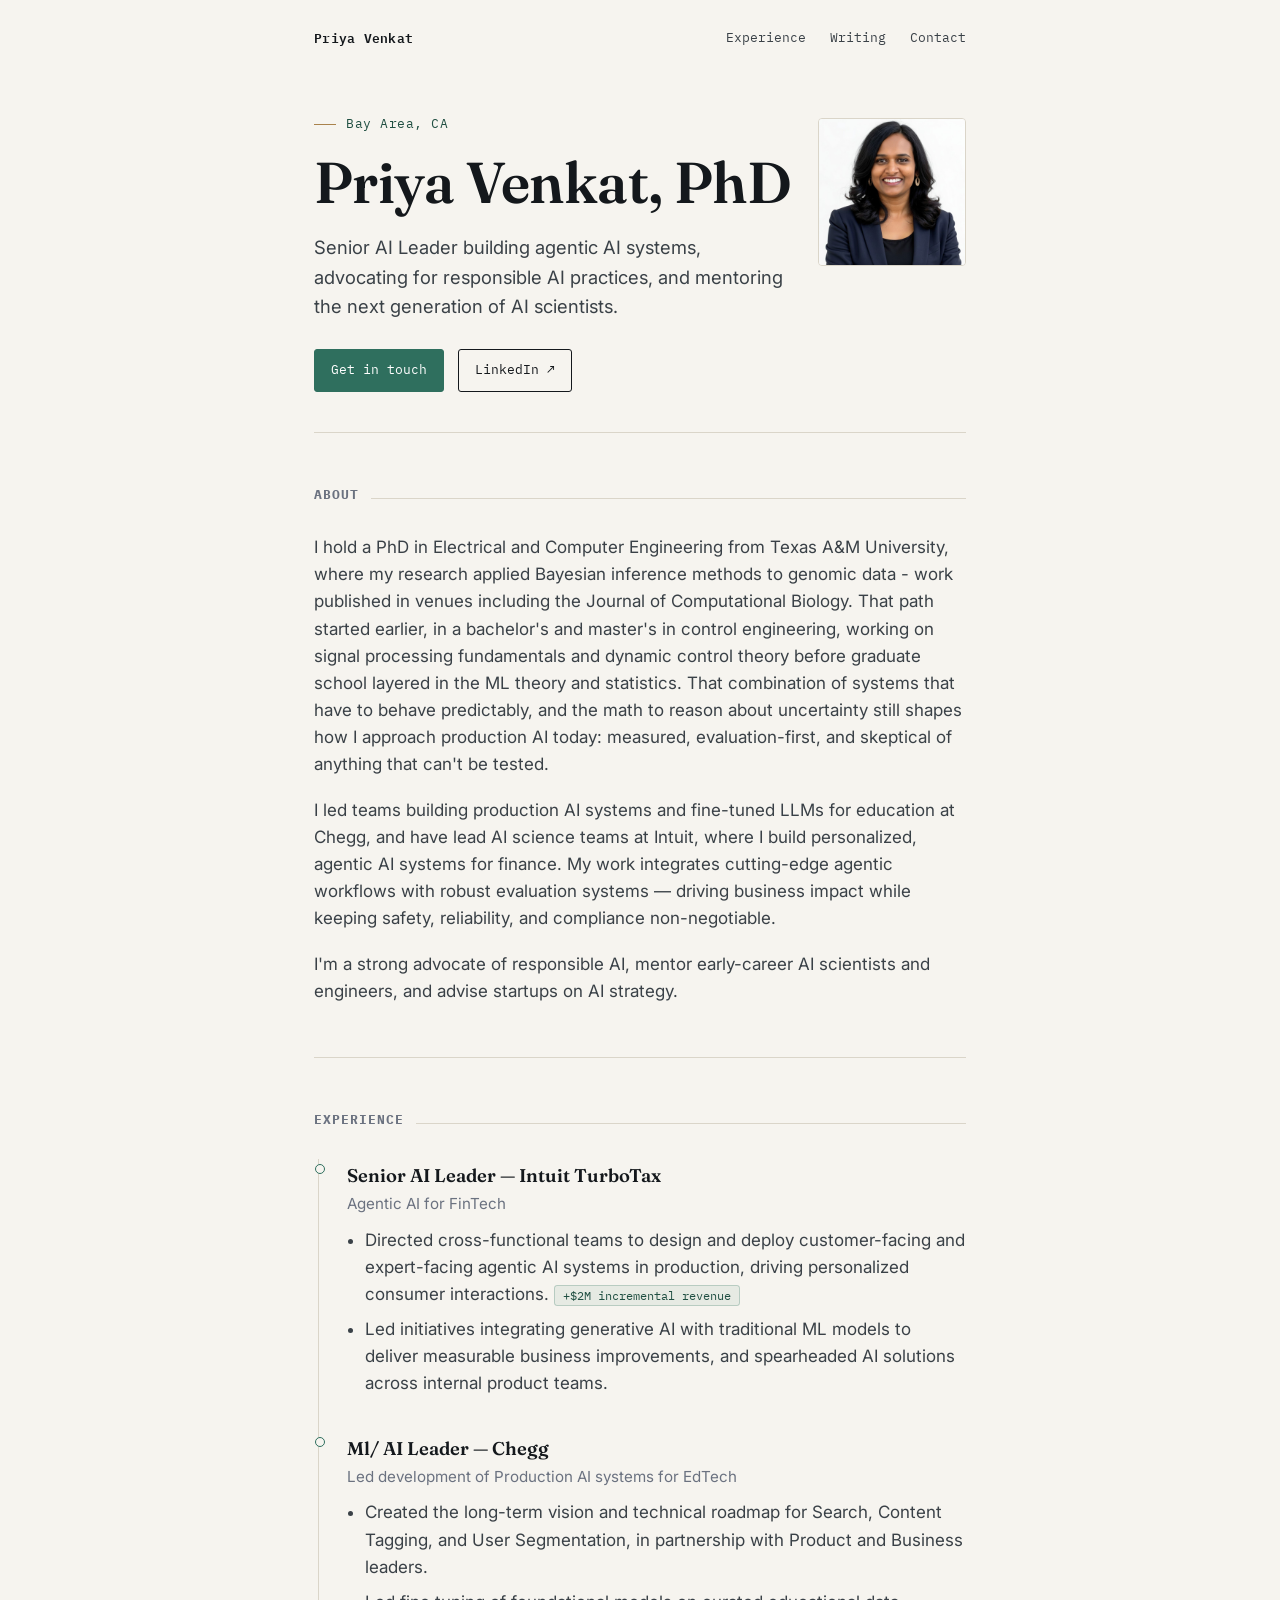
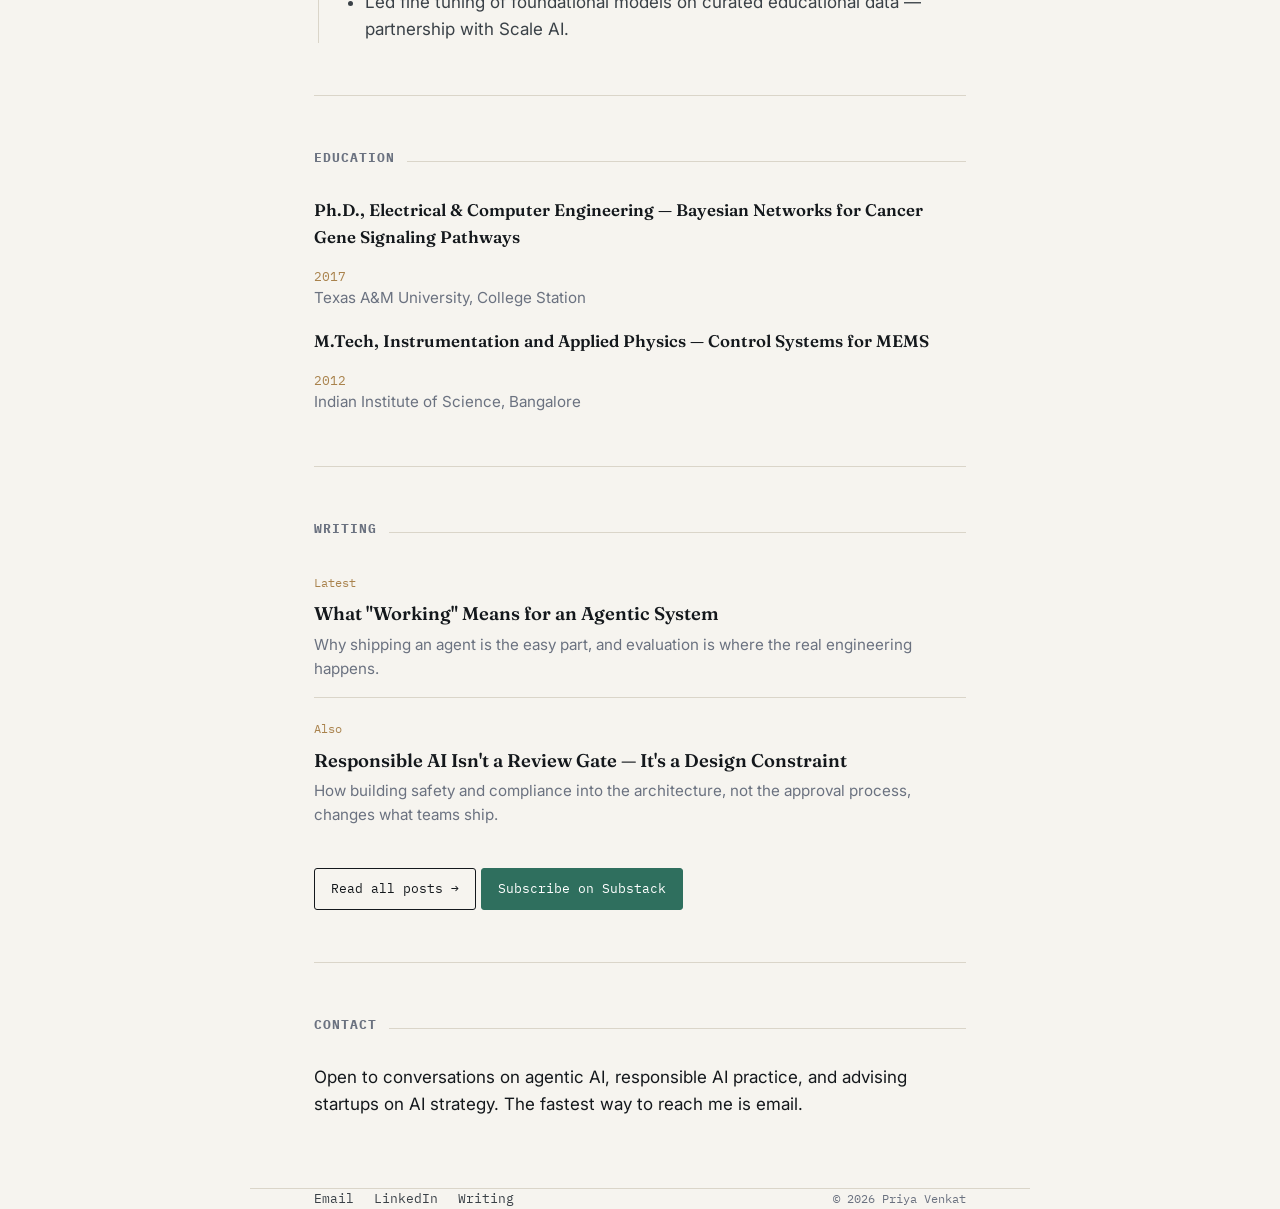
<file: index.html>
<!DOCTYPE html>
<html lang="en">
<head>
<meta charset="UTF-8">
<meta name="viewport" content="width=device-width, initial-scale=1.0">
<title>Priya Venkat, PhD — AI &amp; ML Leader</title>
<meta name="description" content="Priya Venkat, PhD — Senior AI Leader building agentic AI systems, advocating for responsible AI practices, and mentoring the next generation of AI scientists.">
<link rel="preconnect" href="https://fonts.googleapis.com">
<link rel="preconnect" href="https://fonts.gstatic.com" crossorigin>
<link href="https://fonts.googleapis.com/css2?family=Fraunces:opsz,wght@9..144,500;9..144,600&family=Inter:wght@400;500;600&family=IBM+Plex+Mono:wght@400;500&display=swap" rel="stylesheet">
<link rel="stylesheet" href="css/style.css">
</head>
<body>

<nav class="site-nav">
  <a class="mark" href="/"><strong>Priya Venkat</strong></a>
  <div class="links">
    <a href="#experience">Experience</a>
    <a href="/blog/">Writing</a>
    <a href="#contact">Contact</a>
  </div>
</nav>

<main class="wrap">

  <section class="hero">
    <img class="portrait" src="assets/priya-profile.jpg" alt="Portrait of Priya Venkat">
    <p class="eyebrow">Bay Area, CA</p>
    <h1>Priya Venkat, PhD</h1>
    <p class="role">Senior AI Leader building agentic AI systems, advocating for responsible AI practices, and mentoring the next generation of AI scientists.</p>
    <div class="actions">
      <a class="btn primary" href="mailto:priyav.sub@gmail.com">Get in touch</a>
      <a class="btn" href="https://www.linkedin.com/in/priya26" target="_blank" rel="noopener">LinkedIn ↗</a>
    </div>
  </section>

  <section class="block bio">
    <h2>About</h2>
    <p>I hold a PhD in Electrical and Computer Engineering from Texas A&M University, where my research applied Bayesian inference methods to genomic data - work published in venues including the Journal of Computational Biology. That path started earlier, in a bachelor's and master's in control engineering, working on signal processing fundamentals and dynamic control theory before graduate school layered in the ML theory and statistics. That combination of systems that have to behave predictably, and the math to reason about uncertainty still shapes how I approach production AI today: measured, evaluation-first, and skeptical of anything that can't be tested.</p>

<p>I led teams building production AI systems and fine-tuned LLMs for education at Chegg, and have lead AI science teams at Intuit, where I build personalized, agentic AI systems for finance. My work integrates cutting-edge agentic workflows with robust evaluation systems — driving business impact while keeping safety, reliability, and compliance non-negotiable.</p>

<p>I'm a strong advocate of responsible AI, mentor early-career AI scientists and engineers, and advise startups on AI strategy.</p>

  </section>

  <section class="block" id="experience">
    <h2>Experience</h2>
    <div class="ledgr">

      <div class="entry">
        <div class="row">
          <h3>Senior AI Leader — Intuit TurboTax</h3>
        </div>
        <p class="org">Agentic AI for FinTech</p>
        <ul>
          <li>Directed cross-functional teams to design and deploy customer-facing and expert-facing agentic AI systems in production, driving personalized consumer interactions. <span class="impact">+$2M incremental revenue</span></li>
          <li>Led initiatives integrating generative AI with traditional ML models to deliver measurable business improvements, and spearheaded AI solutions across internal product teams.</li>
        </ul>
      </div>

      <div class="entry">
        <div class="row">
          <h3>Ml/ AI Leader — Chegg</h3>
        </div>
        <p class="org">Led development of Production AI systems for EdTech</p>
        <ul>
          <li>Created the long-term vision and technical roadmap for Search, Content Tagging, and User Segmentation, in partnership with Product and Business leaders.</li>
          <li>Led fine tuning of foundational models on curated educational data — partnership with Scale AI.</li>
        </ul>
      </div>

    </div>
  </section>

  <section class="block">
    <h2>Education</h2>
    <div class="edu-entry">
      <div class="row">
        <h3>Ph.D., Electrical &amp; Computer Engineering — Bayesian Networks for Cancer Gene Signaling Pathways</h3>
        <span class="date">2017</span>
      </div>
      <p class="org">Texas A&amp;M University, College Station</p>
    </div>
    <div class="edu-entry">
      <div class="row">
        <h3>M.Tech, Instrumentation and Applied Physics — Control Systems for MEMS</h3>
        <span class="date">2012</span>
      </div>
      <p class="org">Indian Institute of Science, Bangalore</p>
    </div>
  </section>

  <section class="block">
    <h2>Writing</h2>
    <div class="writing-list">
      <a class="post-link" href="blog/evaluating-agentic-systems.html">
        <span class="p-date">Latest</span>
        <h3>What "Working" Means for an Agentic System</h3>
        <p>Why shipping an agent is the easy part, and evaluation is where the real engineering happens.</p>
      </a>
      <a class="post-link" href="blog/responsible-ai-at-scale.html">
        <span class="p-date">Also</span>
        <h3>Responsible AI Isn't a Review Gate — It's a Design Constraint</h3>
        <p>How building safety and compliance into the architecture, not the approval process, changes what teams ship.</p>
      </a>
    </div>
    <div class="actions" style="margin-top: 24px;">
      <a class="btn" href="/blog/">Read all posts →</a>
      <a class="btn primary" href="https://priyavenkatai.substack.com" target="_blank" rel="noopener">Subscribe on Substack</a>
    </div>
  </section>

  <section class="block" id="contact">
    <h2>Contact</h2>
    <p class="bio">Open to conversations on agentic AI, responsible AI practice, and advising startups on AI strategy. The fastest way to reach me is email.</p>
  </section>

</main>

<footer class="wrap">
  <div class="foot-row">
    <div class="links">
      <a href="mailto:priyav.sub@gmail.com">Email</a>
      <a href="https://www.linkedin.com/in/priya26" target="_blank" rel="noopener">LinkedIn</a>
      <a href="/blog/">Writing</a>
    </div>
    <span class="copy">© 2026 Priya Venkat</span>
  </div>
</footer>

</body>
</html>
</file>
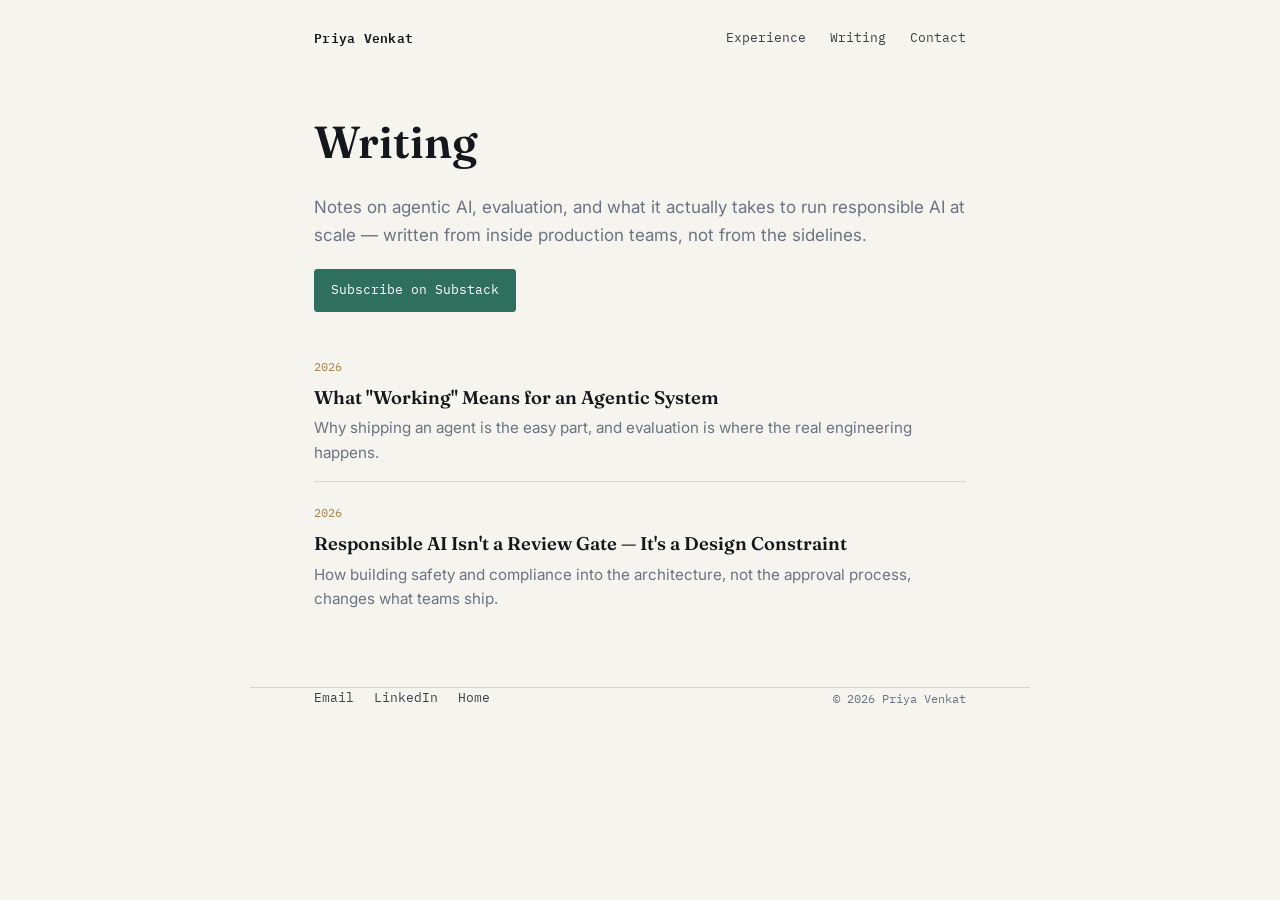
<file: blog/index.html>
<!DOCTYPE html>
<html lang="en">
<head>
<meta charset="UTF-8">
<meta name="viewport" content="width=device-width, initial-scale=1.0">
<title>Writing — Priya Venkat</title>
<meta name="description" content="Notes on agentic AI, evaluation, and responsible AI practice from Priya Venkat.">
<link rel="preconnect" href="https://fonts.googleapis.com">
<link rel="preconnect" href="https://fonts.gstatic.com" crossorigin>
<link href="https://fonts.googleapis.com/css2?family=Fraunces:opsz,wght@9..144,500;9..144,600&family=Inter:wght@400;500;600&family=IBM+Plex+Mono:wght@400;500&display=swap" rel="stylesheet">
<link rel="stylesheet" href="../css/style.css">
</head>
<body>

<nav class="site-nav">
  <a class="mark" href="/"><strong>Priya Venkat</strong></a>
  <div class="links">
    <a href="/#experience">Experience</a>
    <a href="/blog/">Writing</a>
    <a href="/#contact">Contact</a>
  </div>
</nav>

<main class="wrap">
  <section class="blog-hero">
    <h1>Writing</h1>
    <p>Notes on agentic AI, evaluation, and what it actually takes to run responsible AI at scale — written from inside production teams, not from the sidelines.</p>
    <div class="actions" style="margin-top: 20px;">
      <a class="btn primary" href="https://priyavenkatai.substack.com" target="_blank" rel="noopener">Subscribe on Substack</a>
    </div>
  </section>

  <section class="post-list">
    <div class="writing-list">
      <a class="post-link" href="evaluating-agentic-systems.html">
        <span class="p-date">2026</span>
        <h3>What "Working" Means for an Agentic System</h3>
        <p>Why shipping an agent is the easy part, and evaluation is where the real engineering happens.</p>
      </a>
      <a class="post-link" href="responsible-ai-at-scale.html">
        <span class="p-date">2026</span>
        <h3>Responsible AI Isn't a Review Gate — It's a Design Constraint</h3>
        <p>How building safety and compliance into the architecture, not the approval process, changes what teams ship.</p>
      </a>
    </div>
  </section>
</main>

<footer class="wrap">
  <div class="foot-row">
    <div class="links">
      <a href="mailto:priyav.sub@gmail.com">Email</a>
      <a href="https://www.linkedin.com/in/priya26" target="_blank" rel="noopener">LinkedIn</a>
      <a href="/">Home</a>
    </div>
    <span class="copy">© 2026 Priya Venkat</span>
  </div>
</footer>

</body>
</html>
</file>
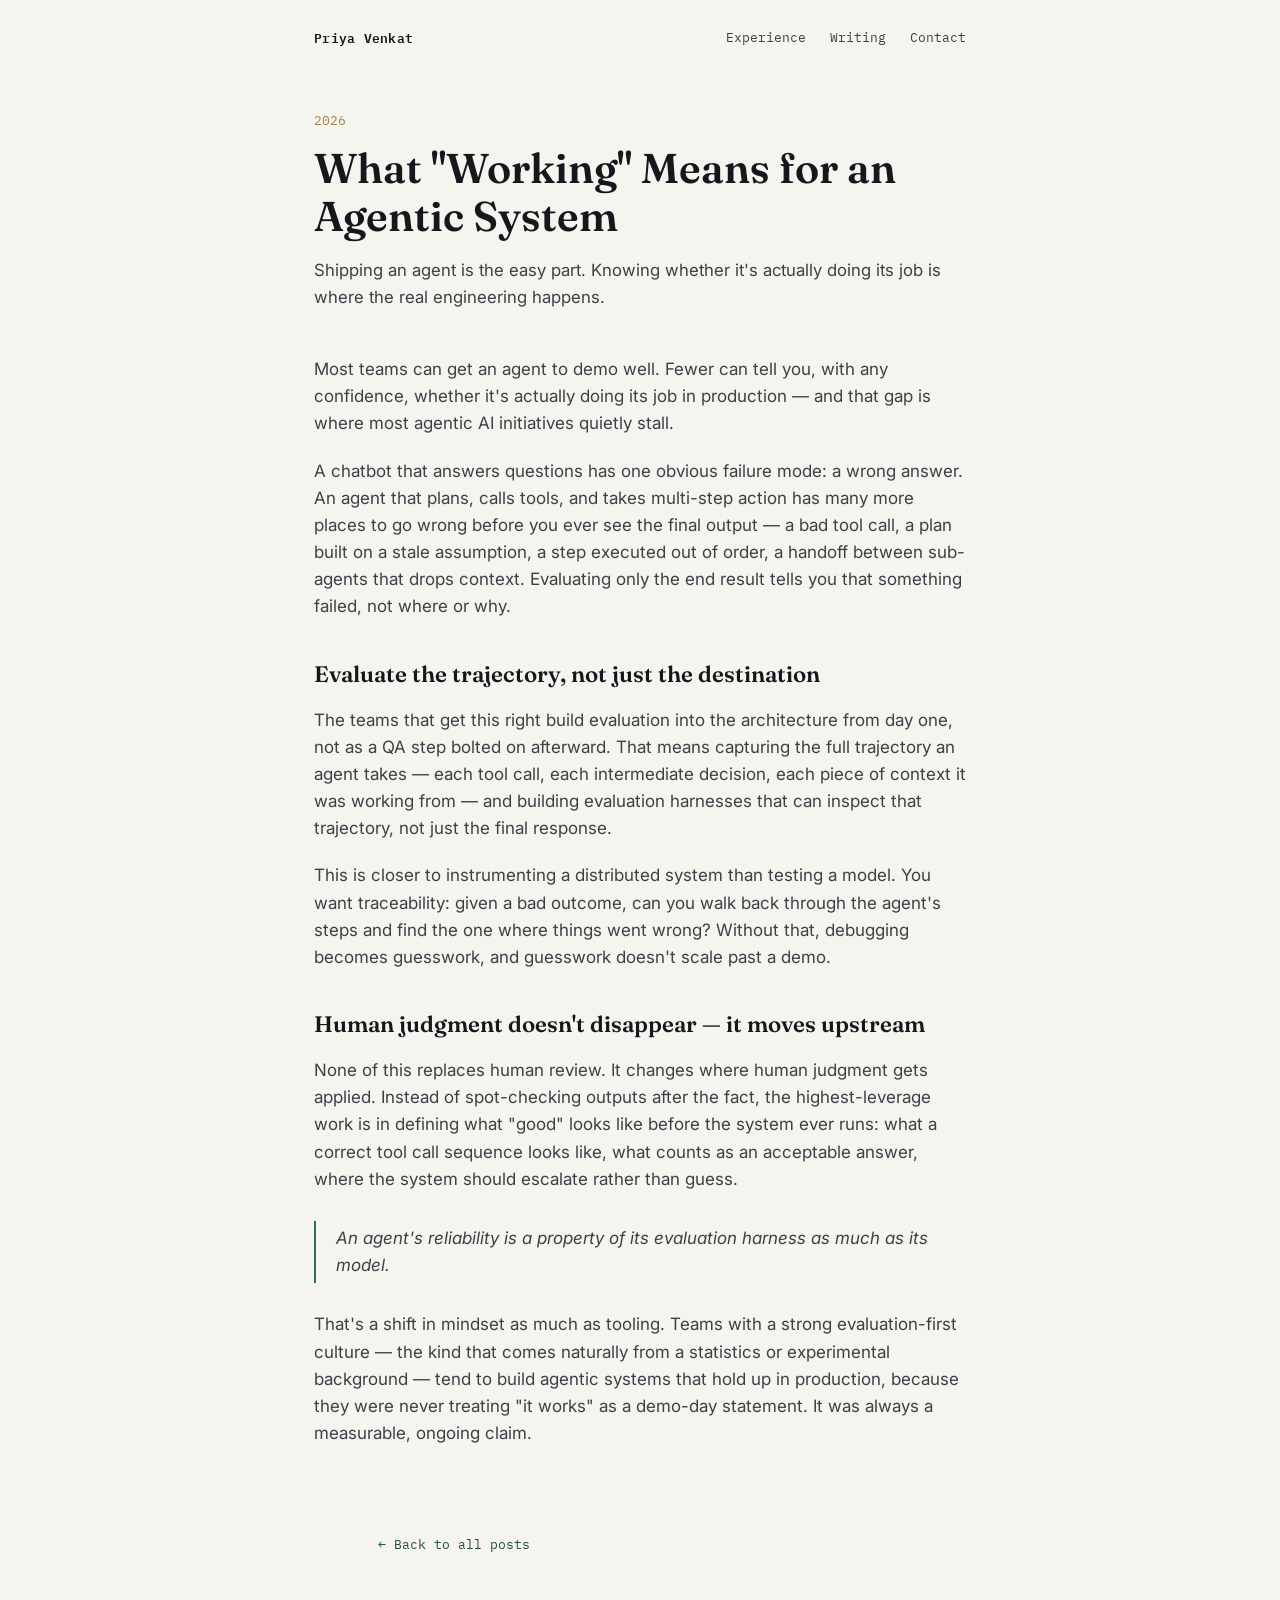
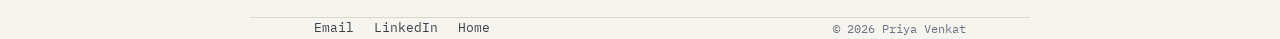
<file: blog/evaluating-agentic-systems.html>
<!DOCTYPE html>
<html lang="en">
<head>
<meta charset="UTF-8">
<meta name="viewport" content="width=device-width, initial-scale=1.0">
<title>What "Working" Means for an Agentic System — Priya Venkat</title>
<link rel="preconnect" href="https://fonts.googleapis.com">
<link rel="preconnect" href="https://fonts.gstatic.com" crossorigin>
<link href="https://fonts.googleapis.com/css2?family=Fraunces:opsz,wght@9..144,500;9..144,600&family=Inter:wght@400;500;600&family=IBM+Plex+Mono:wght@400;500&display=swap" rel="stylesheet">
<link rel="stylesheet" href="../css/style.css">
</head>
<body>

<nav class="site-nav">
  <a class="mark" href="/"><strong>Priya Venkat</strong></a>
  <div class="links">
    <a href="/#experience">Experience</a>
    <a href="/blog/">Writing</a>
    <a href="/#contact">Contact</a>
  </div>
</nav>

<main class="wrap">
  <header class="post-header">
    <span class="p-date">2026</span>
    <h1>What "Working" Means for an Agentic System</h1>
    <p class="dek">Shipping an agent is the easy part. Knowing whether it's actually doing its job is where the real engineering happens.</p>
  </header>

  <article class="post-body">
    <p>Most teams can get an agent to demo well. Fewer can tell you, with any confidence, whether it's actually doing its job in production — and that gap is where most agentic AI initiatives quietly stall.</p>

    <p>A chatbot that answers questions has one obvious failure mode: a wrong answer. An agent that plans, calls tools, and takes multi-step action has many more places to go wrong before you ever see the final output — a bad tool call, a plan built on a stale assumption, a step executed out of order, a handoff between sub-agents that drops context. Evaluating only the end result tells you that something failed, not where or why.</p>

    <h2>Evaluate the trajectory, not just the destination</h2>
    <p>The teams that get this right build evaluation into the architecture from day one, not as a QA step bolted on afterward. That means capturing the full trajectory an agent takes — each tool call, each intermediate decision, each piece of context it was working from — and building evaluation harnesses that can inspect that trajectory, not just the final response.</p>

    <p>This is closer to instrumenting a distributed system than testing a model. You want traceability: given a bad outcome, can you walk back through the agent's steps and find the one where things went wrong? Without that, debugging becomes guesswork, and guesswork doesn't scale past a demo.</p>

    <h2>Human judgment doesn't disappear — it moves upstream</h2>
    <p>None of this replaces human review. It changes where human judgment gets applied. Instead of spot-checking outputs after the fact, the highest-leverage work is in defining what "good" looks like before the system ever runs: what a correct tool call sequence looks like, what counts as an acceptable answer, where the system should escalate rather than guess.</p>

    <blockquote>An agent's reliability is a property of its evaluation harness as much as its model.</blockquote>

    <p>That's a shift in mindset as much as tooling. Teams with a strong evaluation-first culture — the kind that comes naturally from a statistics or experimental background — tend to build agentic systems that hold up in production, because they were never treating "it works" as a demo-day statement. It was always a measurable, ongoing claim.</p>
  </article>

  <p style="max-width: 780px; margin: 0 auto; padding: 0 clamp(24px, 6vw, 64px) 60px;">
    <a class="back-link" href="/blog/">← Back to all posts</a>
  </p>
</main>

<footer class="wrap">
  <div class="foot-row">
    <div class="links">
      <a href="mailto:priyav.sub@gmail.com">Email</a>
      <a href="https://www.linkedin.com/in/priya26" target="_blank" rel="noopener">LinkedIn</a>
      <a href="/">Home</a>
    </div>
    <span class="copy">© 2026 Priya Venkat</span>
  </div>
</footer>

</body>
</html>
</file>
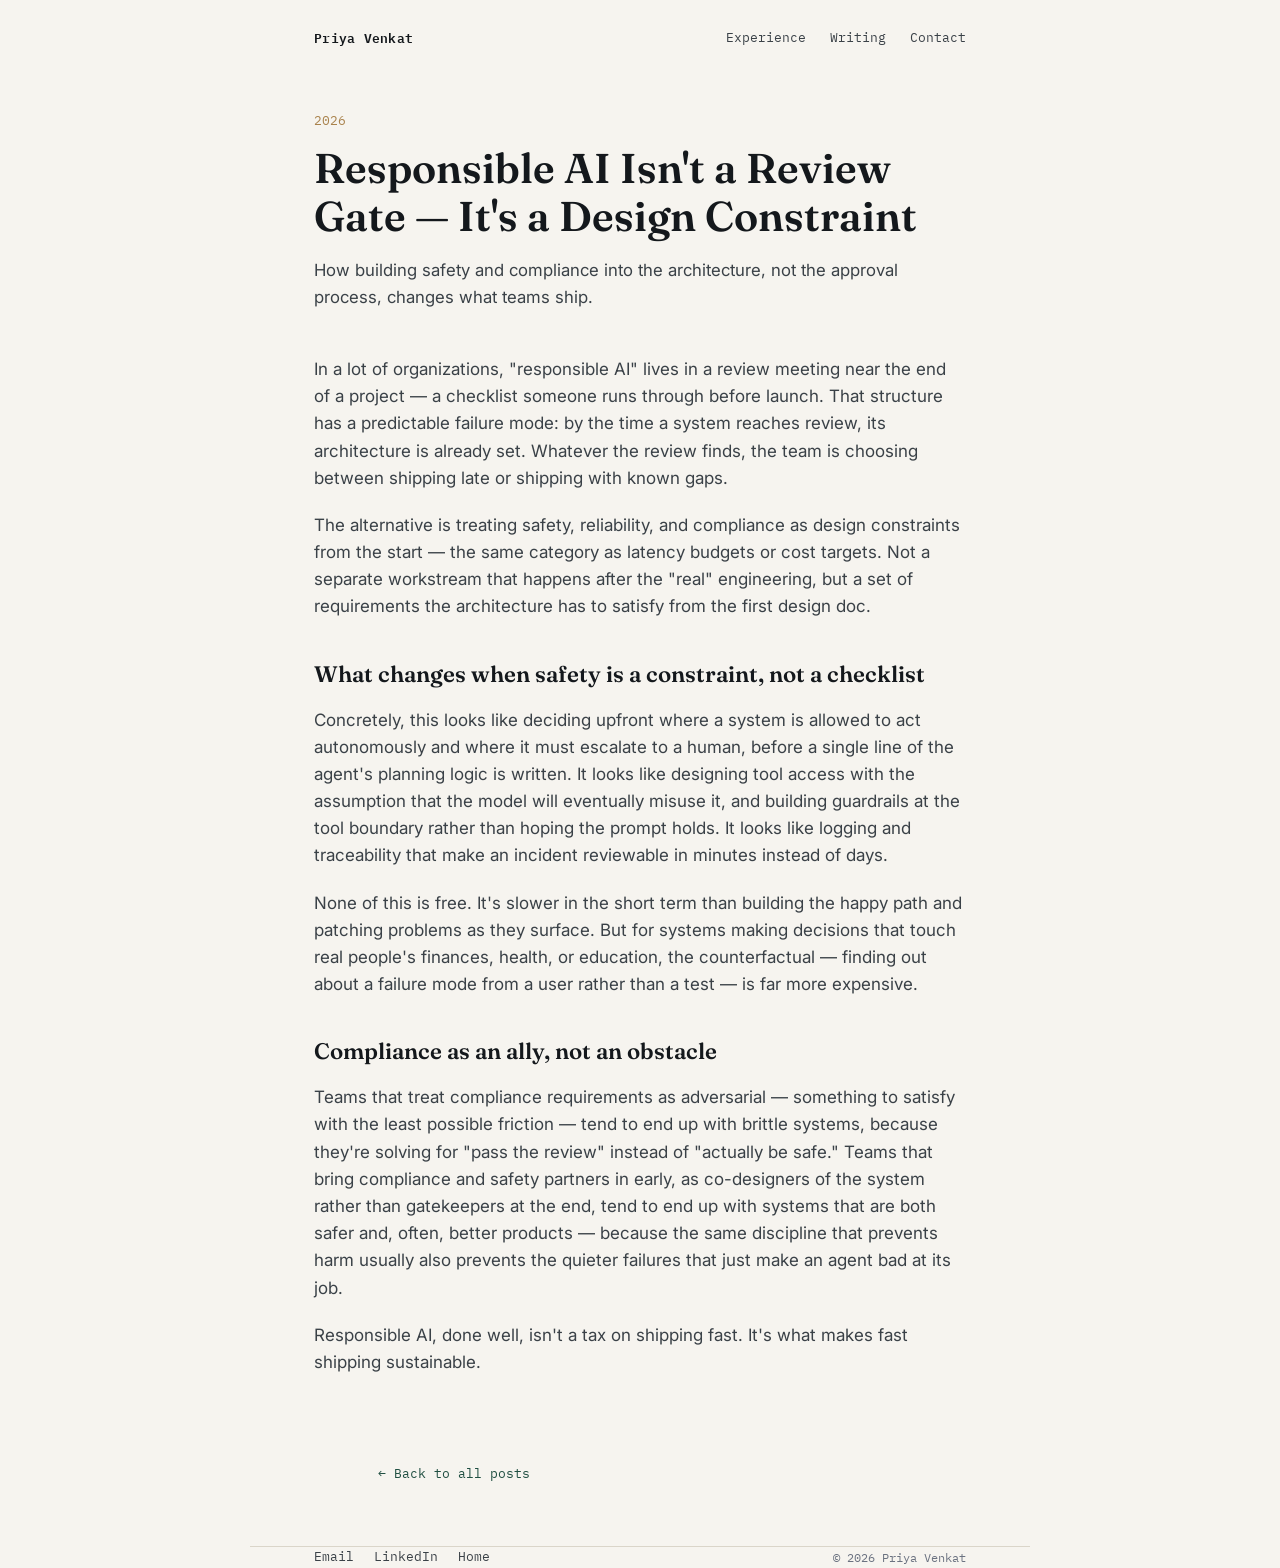
<file: blog/responsible-ai-at-scale.html>
<!DOCTYPE html>
<html lang="en">
<head>
<meta charset="UTF-8">
<meta name="viewport" content="width=device-width, initial-scale=1.0">
<title>Responsible AI Isn't a Review Gate — Priya Venkat</title>
<link rel="preconnect" href="https://fonts.googleapis.com">
<link rel="preconnect" href="https://fonts.gstatic.com" crossorigin>
<link href="https://fonts.googleapis.com/css2?family=Fraunces:opsz,wght@9..144,500;9..144,600&family=Inter:wght@400;500;600&family=IBM+Plex+Mono:wght@400;500&display=swap" rel="stylesheet">
<link rel="stylesheet" href="../css/style.css">
</head>
<body>

<nav class="site-nav">
  <a class="mark" href="/"><strong>Priya Venkat</strong></a>
  <div class="links">
    <a href="/#experience">Experience</a>
    <a href="/blog/">Writing</a>
    <a href="/#contact">Contact</a>
  </div>
</nav>

<main class="wrap">
  <header class="post-header">
    <span class="p-date">2026</span>
    <h1>Responsible AI Isn't a Review Gate — It's a Design Constraint</h1>
    <p class="dek">How building safety and compliance into the architecture, not the approval process, changes what teams ship.</p>
  </header>

  <article class="post-body">
    <p>In a lot of organizations, "responsible AI" lives in a review meeting near the end of a project — a checklist someone runs through before launch. That structure has a predictable failure mode: by the time a system reaches review, its architecture is already set. Whatever the review finds, the team is choosing between shipping late or shipping with known gaps.</p>

    <p>The alternative is treating safety, reliability, and compliance as design constraints from the start — the same category as latency budgets or cost targets. Not a separate workstream that happens after the "real" engineering, but a set of requirements the architecture has to satisfy from the first design doc.</p>

    <h2>What changes when safety is a constraint, not a checklist</h2>
    <p>Concretely, this looks like deciding upfront where a system is allowed to act autonomously and where it must escalate to a human, before a single line of the agent's planning logic is written. It looks like designing tool access with the assumption that the model will eventually misuse it, and building guardrails at the tool boundary rather than hoping the prompt holds. It looks like logging and traceability that make an incident reviewable in minutes instead of days.</p>

    <p>None of this is free. It's slower in the short term than building the happy path and patching problems as they surface. But for systems making decisions that touch real people's finances, health, or education, the counterfactual — finding out about a failure mode from a user rather than a test — is far more expensive.</p>

    <h2>Compliance as an ally, not an obstacle</h2>
    <p>Teams that treat compliance requirements as adversarial — something to satisfy with the least possible friction — tend to end up with brittle systems, because they're solving for "pass the review" instead of "actually be safe." Teams that bring compliance and safety partners in early, as co-designers of the system rather than gatekeepers at the end, tend to end up with systems that are both safer and, often, better products — because the same discipline that prevents harm usually also prevents the quieter failures that just make an agent bad at its job.</p>

    <p>Responsible AI, done well, isn't a tax on shipping fast. It's what makes fast shipping sustainable.</p>
  </article>

  <p style="max-width: 780px; margin: 0 auto; padding: 0 clamp(24px, 6vw, 64px) 60px;">
    <a class="back-link" href="/blog/">← Back to all posts</a>
  </p>
</main>

<footer class="wrap">
  <div class="foot-row">
    <div class="links">
      <a href="mailto:priyav.sub@gmail.com">Email</a>
      <a href="https://www.linkedin.com/in/priya26" target="_blank" rel="noopener">LinkedIn</a>
      <a href="/">Home</a>
    </div>
    <span class="copy">© 2026 Priya Venkat</span>
  </div>
</footer>

</body>
</html>
</file>
<file: css/style.css>
/* ==========================================================================
   Priya Venkat — personal site
   Design tokens
   ========================================================================== */

:root {
  --ink: #14181C;
  --ink-soft: #3A4147;
  --paper: #F6F4EF;
  --paper-raised: #FFFFFF;
  --ledger: #2F6F5E;
  --ledger-deep: #204F42;
  --brass: #A9824C;
  --line: #DAD5C9;
  --muted: #6B7280;

  --display: "Fraunces", Georgia, serif;
  --body: "Inter", -apple-system, BlinkMacSystemFont, "Segoe UI", sans-serif;
  --mono: "IBM Plex Mono", ui-monospace, Menlo, monospace;

  --max-w: 780px;
  --edge: clamp(24px, 6vw, 64px);
}

@media (prefers-color-scheme: dark) {
  /* Intentionally not auto-switching to dark mode — the ledger-on-paper
     concept depends on the warm paper ground. Kept light across devices. */
}

* { box-sizing: border-box; }

html {
  scroll-behavior: smooth;
}

@media (prefers-reduced-motion: reduce) {
  html { scroll-behavior: auto; }
  * { animation-duration: 0.001ms !important; transition-duration: 0.001ms !important; }
}

body {
  margin: 0;
  background: var(--paper);
  color: var(--ink);
  font-family: var(--body);
  font-size: 17px;
  line-height: 1.6;
  -webkit-font-smoothing: antialiased;
}

a {
  color: var(--ledger-deep);
  text-decoration-thickness: 1px;
  text-underline-offset: 3px;
}
a:hover { color: var(--brass); }

a:focus-visible,
button:focus-visible {
  outline: 2px solid var(--ledger);
  outline-offset: 3px;
}

img { max-width: 100%; display: block; }

.wrap {
  max-width: var(--max-w);
  margin: 0 auto;
  padding: 0 var(--edge);
}

/* ---------- Nav ---------- */

.site-nav {
  padding: 28px var(--edge) 0;
  max-width: var(--max-w);
  margin: 0 auto;
  display: flex;
  justify-content: space-between;
  align-items: center;
}

.site-nav .mark {
  font-family: var(--mono);
  font-size: 13px;
  letter-spacing: 0.02em;
  color: var(--muted);
  text-decoration: none;
}
.site-nav .mark strong { color: var(--ink); font-weight: 600; }

.site-nav .links {
  display: flex;
  gap: 24px;
  font-family: var(--mono);
  font-size: 13px;
}
.site-nav .links a {
  color: var(--ink-soft);
  text-decoration: none;
  border-bottom: 1px solid transparent;
}
.site-nav .links a:hover {
  color: var(--ledger-deep);
  border-bottom-color: var(--ledger);
}

/* ---------- Hero ---------- */

.hero {
  padding: 64px 0 40px;
}

.hero .eyebrow {
  font-family: var(--mono);
  font-size: 13px;
  color: var(--ledger-deep);
  letter-spacing: 0.04em;
  margin: 0 0 18px;
  display: flex;
  align-items: center;
  gap: 10px;
}
.hero .eyebrow::before {
  content: "";
  width: 22px;
  height: 1px;
  background: var(--brass);
  display: inline-block;
}

.hero h1 {
  font-family: var(--display);
  font-weight: 600;
  font-size: clamp(2.4rem, 6vw, 3.6rem);
  line-height: 1.05;
  letter-spacing: -0.01em;
  margin: 0 0 20px;
}

.hero .role {
  font-size: 1.15rem;
  color: var(--ink-soft);
  max-width: 60ch;
  margin: 0 0 28px;
}

.hero .portrait {
  float: right;
  width: 148px;
  height: 148px;
  border-radius: 4px;
  object-fit: cover;
  margin: 4px 0 20px 24px;
  border: 1px solid var(--line);
}

.hero .actions {
  display: flex;
  flex-wrap: wrap;
  gap: 14px;
  margin-top: 8px;
  clear: both;
}

.btn {
  font-family: var(--mono);
  font-size: 13px;
  display: inline-flex;
  align-items: center;
  gap: 8px;
  padding: 10px 16px;
  border: 1px solid var(--ink);
  border-radius: 3px;
  text-decoration: none;
  color: var(--ink);
  transition: background 0.15s ease, color 0.15s ease, border-color 0.15s ease;
}
.btn:hover {
  background: var(--ink);
  color: var(--paper);
}
.btn.primary {
  background: var(--ledger);
  border-color: var(--ledger);
  color: #fff;
}
.btn.primary:hover {
  background: var(--ledger-deep);
  border-color: var(--ledger-deep);
  color: #fff;
}

/* ---------- Section scaffolding ---------- */

section.block {
  padding: 52px 0;
  border-top: 1px solid var(--line);
}

.block h2 {
  font-family: var(--mono);
  font-size: 13px;
  text-transform: uppercase;
  letter-spacing: 0.08em;
  color: var(--muted);
  margin: 0 0 28px;
  display: flex;
  align-items: baseline;
  gap: 12px;
}
.block h2::after {
  content: "";
  flex: 1;
  height: 1px;
  background: var(--line);
}

.bio p { margin: 0 0 18px; color: var(--ink-soft); max-width: 68ch; }
.bio p:last-child { margin-bottom: 0; }

/* ---------- Ledger timeline (experience) ---------- */

.ledger {
  position: relative;
  padding-left: 0;
}

.entry {
  position: relative;
  padding: 0 0 34px 0;
  border-left: 1px solid var(--line);
  padding-left: 28px;
  margin-left: 4px;
}
.entry:last-child { padding-bottom: 0; }

.entry::before {
  content: "";
  position: absolute;
  left: -4.5px;
  top: 5px;
  width: 8px;
  height: 8px;
  background: var(--paper);
  border: 1.5px solid var(--ledger);
  border-radius: 50%;
}

.entry .row {
  display: flex;
  justify-content: space-between;
  align-items: baseline;
  flex-wrap: wrap;
  gap: 8px 20px;
}

.entry .date {
  font-family: var(--mono);
  font-size: 12.5px;
  color: var(--brass);
  white-space: nowrap;
}

.entry h3 {
  font-family: var(--display);
  font-size: 1.15rem;
  font-weight: 600;
  margin: 2px 0 2px;
}

.entry .org {
  color: var(--muted);
  font-size: 0.95rem;
  margin: 0 0 10px;
}

.entry ul {
  margin: 8px 0 0;
  padding-left: 18px;
  color: var(--ink-soft);
}
.entry li { margin-bottom: 8px; }
.entry li:last-child { margin-bottom: 0; }

.entry .impact {
  font-family: var(--mono);
  font-size: 12px;
  color: var(--ledger-deep);
  background: rgba(47, 111, 94, 0.08);
  border: 1px solid rgba(47, 111, 94, 0.25);
  padding: 2px 8px;
  border-radius: 3px;
  white-space: nowrap;
}

/* ---------- Skills ---------- */

.skill-groups {
  display: grid;
  gap: 18px;
}

.skill-group .label {
  font-family: var(--mono);
  font-size: 12px;
  color: var(--muted);
  margin-bottom: 8px;
}

.tags {
  display: flex;
  flex-wrap: wrap;
  gap: 8px;
}

.tag {
  font-family: var(--mono);
  font-size: 12.5px;
  padding: 5px 10px;
  border: 1px solid var(--line);
  border-radius: 3px;
  color: var(--ink-soft);
  background: var(--paper-raised);
}

/* ---------- Education ---------- */

.edu-entry {
  margin-bottom: 18px;
}
.edu-entry:last-child { margin-bottom: 0; }
.edu-entry .row {
  display: flex;
  justify-content: space-between;
  gap: 12px;
  flex-wrap: wrap;
}
.edu-entry h3 {
  font-family: var(--display);
  font-size: 1.05rem;
  margin: 0 0 3px;
  font-weight: 600;
}
.edu-entry .org { color: var(--muted); font-size: 0.95rem; margin: 0; }
.edu-entry .date { font-family: var(--mono); font-size: 12.5px; color: var(--brass); }

/* ---------- Writing teaser ---------- */

.writing-list a.post-link {
  display: block;
  padding: 16px 0;
  border-bottom: 1px solid var(--line);
  text-decoration: none;
  color: var(--ink);
}
.writing-list a.post-link:first-child { padding-top: 0; }
.writing-list a.post-link:last-child { border-bottom: none; }

.post-link .p-date {
  font-family: var(--mono);
  font-size: 12px;
  color: var(--brass);
}
.post-link h3 {
  font-family: var(--display);
  font-size: 1.15rem;
  margin: 4px 0 4px;
  font-weight: 600;
  transition: color 0.15s ease;
}
.post-link:hover h3 { color: var(--ledger-deep); }
.post-link p {
  color: var(--muted);
  margin: 0;
  font-size: 0.95rem;
}

/* ---------- Footer ---------- */

footer {
  padding: 44px 0 60px;
  border-top: 1px solid var(--line);
  margin-top: 12px;
}
footer .foot-row {
  display: flex;
  justify-content: space-between;
  align-items: center;
  flex-wrap: wrap;
  gap: 14px;
}
footer .links {
  display: flex;
  gap: 20px;
  font-family: var(--mono);
  font-size: 13px;
}
footer .links a { text-decoration: none; color: var(--ink-soft); }
footer .links a:hover { color: var(--ledger-deep); }
footer .copy {
  font-family: var(--mono);
  font-size: 12px;
  color: var(--muted);
}

/* ---------- Blog index ---------- */

.blog-hero {
  padding: 56px 0 20px;
}
.blog-hero h1 {
  font-family: var(--display);
  font-size: clamp(2rem, 5vw, 2.8rem);
  margin: 0 0 12px;
  font-weight: 600;
}
.blog-hero p { color: var(--muted); max-width: 60ch; }

.post-list { padding: 20px 0 60px; }

/* ---------- Blog post ---------- */

.post-header {
  padding: 56px 0 8px;
}
.post-header .p-date {
  font-family: var(--mono);
  font-size: 13px;
  color: var(--brass);
}
.post-header h1 {
  font-family: var(--display);
  font-size: clamp(1.8rem, 5vw, 2.6rem);
  line-height: 1.15;
  margin: 12px 0 8px;
  font-weight: 600;
}
.post-header .dek {
  color: var(--ink-soft);
  font-size: 1.05rem;
  max-width: 60ch;
}

.post-body {
  padding: 20px 0 60px;
  max-width: var(--max-w);
}
.post-body p { margin: 0 0 20px; color: var(--ink-soft); }
.post-body h2 {
  font-family: var(--display);
  font-size: 1.4rem;
  margin: 36px 0 14px;
  font-weight: 600;
  color: var(--ink);
}
.post-body ul { color: var(--ink-soft); padding-left: 22px; }
.post-body li { margin-bottom: 10px; }
.post-body blockquote {
  margin: 28px 0;
  padding: 4px 0 4px 20px;
  border-left: 2px solid var(--ledger);
  color: var(--ink-soft);
  font-style: italic;
}

.back-link {
  font-family: var(--mono);
  font-size: 13px;
  text-decoration: none;
  display: inline-block;
  margin-top: 8px;
}

/* ---------- Responsive ---------- */

@media (max-width: 560px) {
  .hero .portrait {
    float: none;
    width: 108px;
    height: 108px;
    margin: 0 0 20px;
  }
  .entry .row { flex-direction: column; align-items: flex-start; }
  .edu-entry .row { flex-direction: column; }
}
</file>
